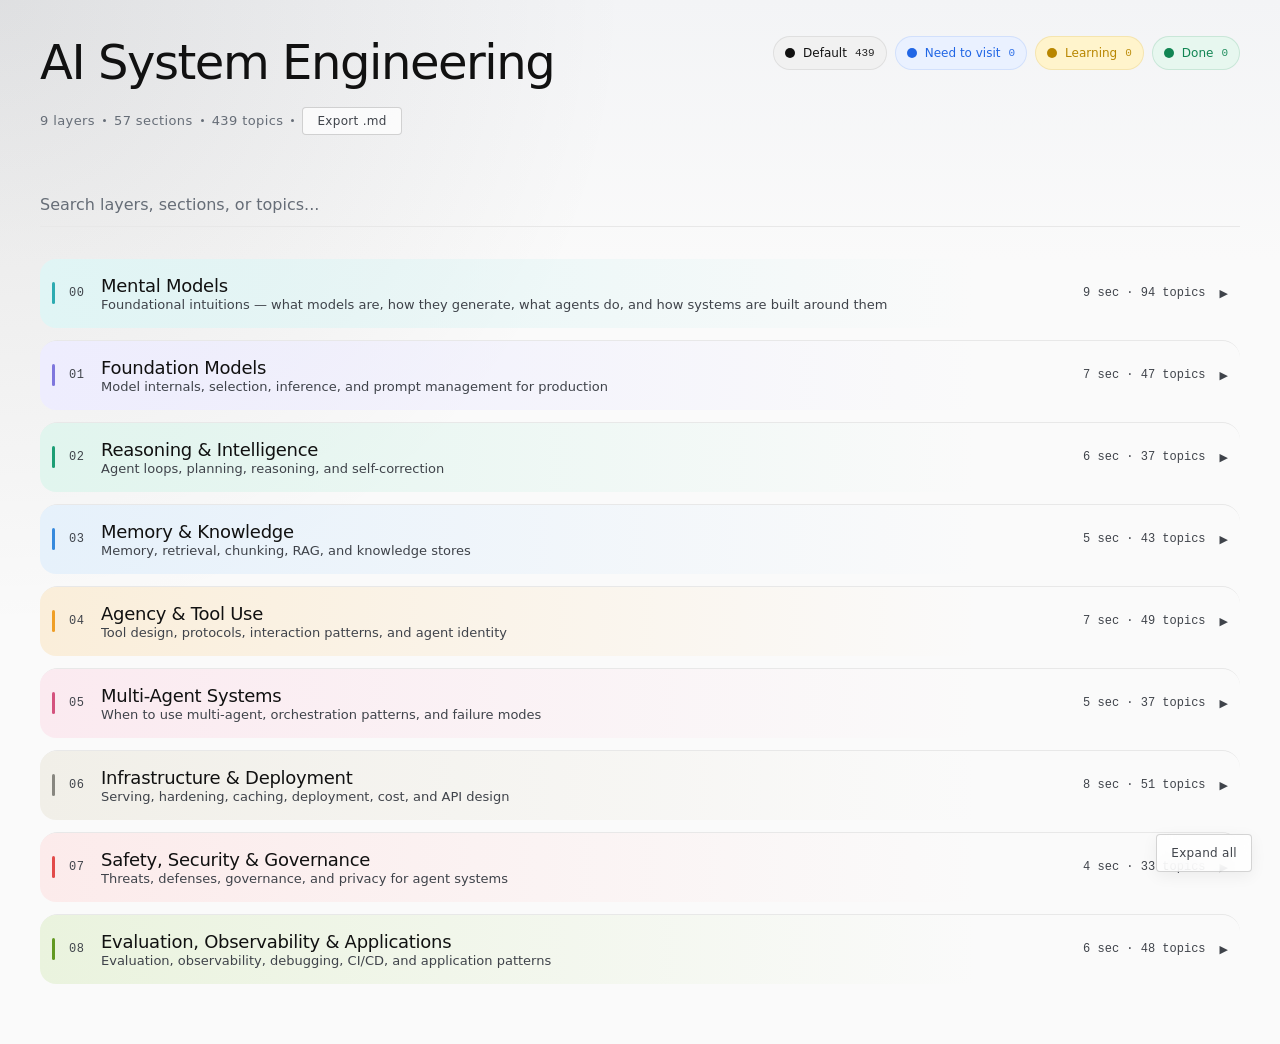
<file: index.html>
<!DOCTYPE html>
<html lang="en">
<head>
<meta charset="UTF-8">
<meta name="viewport" content="width=device-width, initial-scale=1.0">
<title>AI Agent Systems — Syllabus</title>
<link rel="icon" href="favicon.svg" type="image/svg+xml">
<link rel="stylesheet" href="styles.css">
</head>
<body>

<div class="s">
  <div class="header-row">
    <div>
      <h1 class="page-title">AI System Engineering</h1>
      <div class="s-meta">
        <span id="meta-layers"></span><span class="dot"></span>
        <span id="meta-sections"></span><span class="dot"></span>
        <span id="meta-topics"></span><span class="dot"></span>
        <button class="s-export" id="export-button" type="button">Export .md</button>
      </div>
    </div>
    <div class="status-legend" id="status-legend"></div>
  </div>
  <input class="s-search" id="search" type="search" aria-label="Search layers, sections, topics, and prerequisites" placeholder="Search layers, sections, or topics...">
  <div id="root"></div>
</div>

<button class="scroll-top" id="scroll-top" type="button" aria-label="Scroll to top">↑</button>
<button class="s-collapse" id="collapse-button" type="button" aria-label="Collapse all layers">Collapse all</button>

<script src="js/data/syllabus-dataset.js"></script>
<script src="js/data/syllabus-helpers.js"></script>
<script src="js/data/syllabus-layout.js"></script>
<script src="js/core/syllabus-core.js"></script>
<script src="js/core/syllabus-startup.js"></script>
<script src="js/core/syllabus-validation.js"></script>
<script src="syllabus.js"></script>
<script src="js/pages/index-page.js"></script>
</body>
</html>
</file>
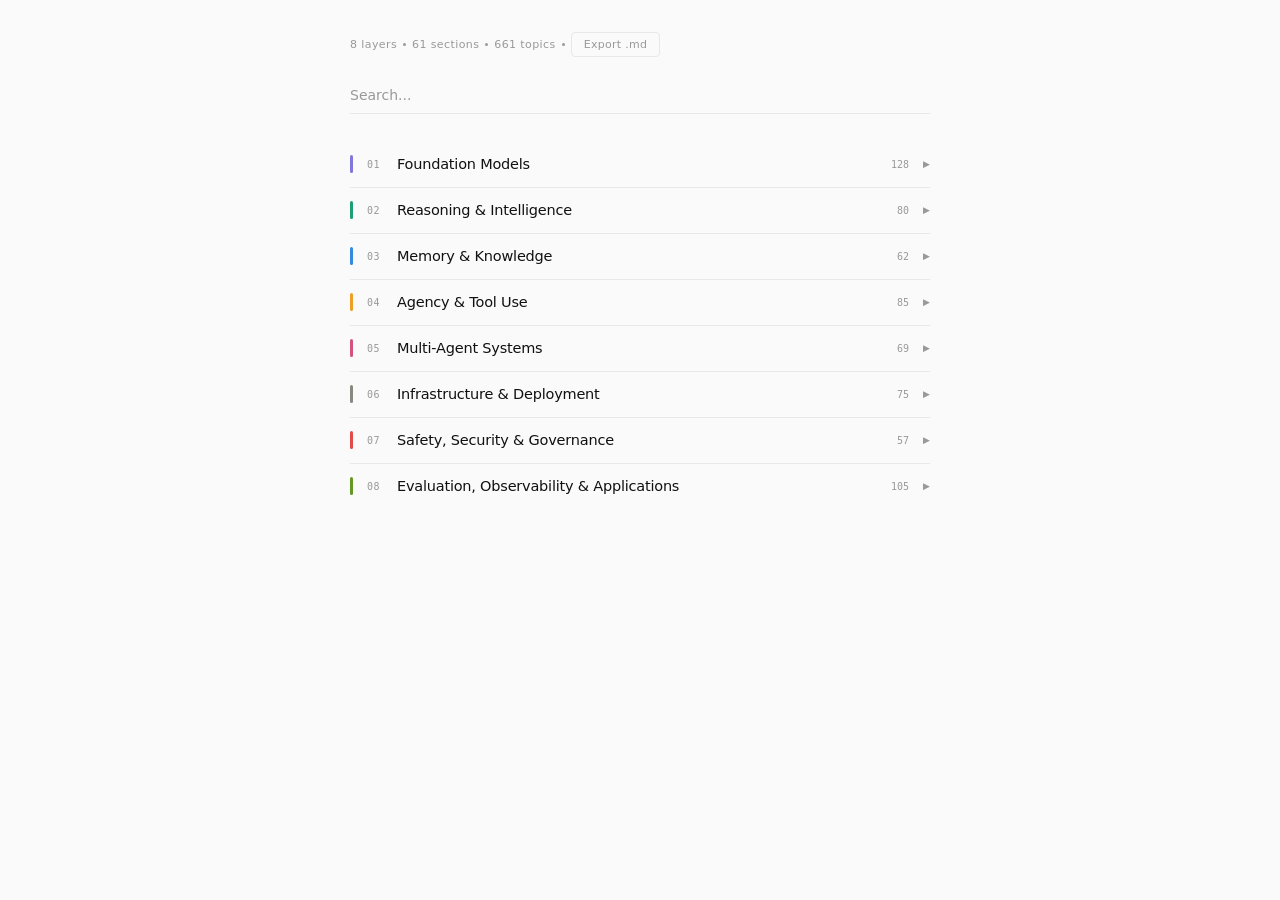
<file: ai_agent_systems_complete_syllabus.html>
<!DOCTYPE html>
<html lang="en">
<head>
<meta charset="UTF-8">
<meta name="viewport" content="width=device-width, initial-scale=1.0">
<title>AI Agent Systems — Syllabus</title>
<style>
*{box-sizing:border-box;margin:0;padding:0}
:root{
  --bg:#FAFAFA;
  --fg:#111;
  --fg2:#555;
  --fg3:#999;
  --bd:#E8E8E8;
  --font:-apple-system,BlinkMacSystemFont,"Segoe UI",system-ui,sans-serif;
  --mono:"SF Mono","Cascadia Code","Fira Code","Consolas",monospace;
}
body{font-family:var(--font);background:var(--bg);color:var(--fg);-webkit-font-smoothing:antialiased}

.s{max-width:620px;margin:0 auto;padding:32px 20px}

/* header */
.s-meta{font-size:11px;color:var(--fg3);letter-spacing:0.4px;margin-bottom:20px;display:flex;gap:6px;align-items:center}
.s-meta .dot{width:3px;height:3px;border-radius:50%;background:var(--fg3);display:inline-block}
.s-search{
  width:100%;background:none;border:none;
  border-bottom:1.5px solid var(--bd);
  padding:10px 0;font-size:14px;color:var(--fg);
  font-family:var(--font);outline:none;
  transition:border-color 0.2s;
  margin-bottom:28px;
}
.s-search:focus{border-bottom-color:var(--fg)}
.s-search::placeholder{color:var(--fg3);font-weight:300}

/* layer */
.l{position:relative;margin-bottom:1px}
.l+.l{border-top:1px solid var(--bd)}
.l-h{
  display:flex;align-items:center;gap:14px;
  padding:13px 0;cursor:pointer;user-select:none;
  transition:opacity 0.15s;
}
.l-h:hover{opacity:0.6}
.l-accent{width:3px;height:18px;border-radius:1.5px;flex-shrink:0;transition:height 0.2s}
.l.open .l-accent{height:24px}
.l-n{font-family:var(--mono);font-size:10px;color:var(--fg3);min-width:16px;letter-spacing:0.5px}
.l-t{font-size:14.5px;font-weight:500;flex:1;letter-spacing:-0.015em}
.l-meta{font-size:10px;color:var(--fg3);font-family:var(--mono)}
.l-arrow{font-size:9px;color:var(--fg3);transition:transform 0.25s ease;display:inline-block}
.l.open .l-arrow{transform:rotate(90deg)}

/* layer body */
.l-b{display:grid;grid-template-rows:0fr;transition:grid-template-rows 0.3s ease}
.l.open .l-b{grid-template-rows:1fr}
.l-inner{overflow:hidden}

/* section */
.sec{padding-left:33px}
.sec-h{
  display:flex;align-items:center;gap:8px;
  padding:7px 0;cursor:pointer;user-select:none;
  transition:opacity 0.15s;
}
.sec-h:hover{opacity:0.6}
.sec-arrow{font-size:8px;color:var(--fg3);transition:transform 0.2s ease;display:inline-block;width:10px}
.sec.open .sec-arrow{transform:rotate(90deg)}
.sec-t{font-size:12.5px;color:var(--fg2);flex:1;font-weight:400}
.sec-c{font-family:var(--mono);font-size:9px;color:var(--fg3)}

/* section body */
.sec-b{display:grid;grid-template-rows:0fr;transition:grid-template-rows 0.25s ease}
.sec.open .sec-b{grid-template-rows:1fr}
.sec-inner{overflow:hidden}

/* topics */
.topics{padding:4px 0 12px 18px;line-height:1.9}
.t{font-size:12px;color:var(--fg2)}
.t-new{font-size:12px;color:var(--fg);border-bottom:1px dotted var(--fg3)}
.t-sep{color:var(--bd);margin:0 5px;font-size:10px;user-select:none}
.t-new-dot{display:inline-block;width:4px;height:4px;border-radius:50%;background:#1D9E75;margin-right:3px;vertical-align:middle;position:relative;top:-1px}

/* search */
.faded{opacity:0.08!important;pointer-events:none;transition:opacity 0.2s}

.s-export{background:none;border:1px solid var(--bd);color:var(--fg3);font-size:11px;font-family:var(--font);padding:5px 12px;border-radius:4px;cursor:pointer;transition:all 0.15s;letter-spacing:0.3px}
.s-export:hover{color:var(--fg);border-color:var(--fg)}

@media(max-width:480px){
  .s{padding:16px 12px}
  .sec{padding-left:24px}
  .topics{padding-left:10px}
}
</style>
</head>
<body>

<div class="s">
  <div class="s-meta">
    <span>8 layers</span><span class="dot"></span>
    <span>61 sections</span><span class="dot"></span>
    <span>661 topics</span><span class="dot"></span>
    <button class="s-export" onclick="exportMD()">Export .md</button>
  </div>
  <input class="s-search" placeholder="Search..." oninput="search(this.value)" />
  <div id="root"></div>
</div>

<script>
const data = [
  {
    id:1, title:"Foundation Models", color:"#7F77DD", bg:"#EEEDFE",
    sections:[
      {title:"Core transformer architecture", topics:[
        "Attention mechanisms","Multi-head attention","Positional encoding","Feed-forward layers","Layer normalization","Residual connections","Tokenization","Byte-pair encoding (BPE)","Context windows","KV cache"
      ]},
      {title:"Architecture extensions", topics:[
        "Mixture of Experts (MoE)","Speculative decoding",{text:"Structured output / JSON mode",isNew:true},{text:"Prompt caching",isNew:true},{text:"Quantization (GPTQ, AWQ, GGUF)",isNew:true},{text:"State-space models (Mamba, RWKV)",isNew:true},{text:"Grouped Query Attention (GQA)",isNew:true},{text:"Multi-Head Latent Attention (MLA)",isNew:true},{text:"Sliding window attention",isNew:true},{text:"Rotary Position Embedding (RoPE)",isNew:true},{text:"Ring attention / infinite context",isNew:true},{text:"Retrieval-augmented generation at architecture level",isNew:true}
      ]},
      {title:"Model families", topics:[
        "GPT-style (decoder-only)","BERT-style (encoder-only)","T5-style (encoder-decoder)","Multimodal models (LMM/VLM)","Small language models (SLM)","Open-source vs proprietary","Model cards & documentation"
      ]},
      {title:"Embedding & retrieval models", topics:[
        {text:"Text embedding models (OpenAI, Cohere, Voyage)",isNew:true},{text:"Open embedding models (BGE, E5, GTE, Nomic)",isNew:true},{text:"Multimodal embeddings (CLIP, SigLIP)",isNew:true},{text:"Reranker models (cross-encoders)",isNew:true},{text:"ColBERT / late interaction models",isNew:true},{text:"Matryoshka embeddings (variable dimension)",isNew:true},{text:"Embedding fine-tuning & domain adaptation",isNew:true},{text:"MTEB benchmark & embedding leaderboards",isNew:true}
      ]},
      {title:"Voice & audio models", topics:[
        {text:"Text-to-speech (ElevenLabs, OpenAI TTS)",isNew:true},{text:"Speech-to-text (Whisper, Deepgram, AssemblyAI)",isNew:true},{text:"Voice cloning & synthesis",isNew:true},{text:"Real-time voice agents (OpenAI Realtime API)",isNew:true},{text:"Audio understanding models",isNew:true},{text:"Voice-first agent architectures",isNew:true}
      ]},
      {title:"Reasoning & thinking models", topics:[
        {text:"OpenAI o1 / o1-pro / o3 / o4-mini",isNew:true},{text:"DeepSeek-R1 / R1-Zero / R1-0528",isNew:true},{text:"Claude with extended thinking (Anthropic)",isNew:true},{text:"Gemini 2.0 Flash Thinking / Gemini 2.5 Pro",isNew:true},{text:"Qwen QwQ / Qwen3 thinking mode",isNew:true},{text:"Grok 3 (xAI) with reasoning",isNew:true},{text:"Phi-4-reasoning (Microsoft)",isNew:true},{text:"Llama 4 Maverick / Scout reasoning",isNew:true},{text:"Mistral Large with reasoning",isNew:true},{text:"Command R7B with reasoning (Cohere)",isNew:true},{text:"Kimi k1.5 (Moonshot AI)",isNew:true},{text:"Marco-o1 (Alibaba DAMO)",isNew:true},{text:"Skywork-o1 (Kunlun Tech)",isNew:true},{text:"Open-source reasoning distillation (R1→smaller models)",isNew:true},{text:"Chain-of-thought tokens / thinking tokens",isNew:true},{text:"Thinking budget / max_thinking_tokens",isNew:true},{text:"Test-time compute scaling laws",isNew:true},{text:"Adaptive compute allocation per query",isNew:true},{text:"Best-of-N sampling / rejection sampling",isNew:true},{text:"GRPO (Group Relative Policy Optimization)",isNew:true},{text:"Hybrid thinking / non-thinking modes",isNew:true},{text:"Reasoning traces as training signal",isNew:true},{text:"Supervised fine-tuning on reasoning traces (SFT-on-CoT)",isNew:true},{text:"RL from verifiable rewards for reasoning",isNew:true}
      ]},
      {title:"Multimodal & vision models", topics:[
        {text:"GPT-4o / GPT-4V (OpenAI)",isNew:true},{text:"Claude 3.5 / Claude 4 with vision (Anthropic)",isNew:true},{text:"Gemini 2.0 / 2.5 multimodal (Google)",isNew:true},{text:"Llama 4 multimodal (Meta)",isNew:true},{text:"Qwen-VL / Qwen2.5-VL (Alibaba)",isNew:true},{text:"Pixtral (Mistral)",isNew:true},{text:"InternVL / InternVL2 (Shanghai AI Lab)",isNew:true},{text:"LLaVA / LLaVA-NeXT",isNew:true},{text:"Idefics 2/3 (HuggingFace)",isNew:true},{text:"CogVLM / CogAgent",isNew:true},{text:"Florence-2 (Microsoft)",isNew:true},{text:"Image understanding vs generation models",isNew:true},{text:"Video understanding models",isNew:true},{text:"Vision-language grounding",isNew:true}
      ]},
      {title:"Tool-calling & code models", topics:[
        {text:"Function-calling fine-tuned models",isNew:true},{text:"DeepSeek-Coder / DeepSeek-Coder-V2",isNew:true},{text:"OpenAI Codex (CLI agent)",isNew:true},{text:"StarCoder / StarCoder2 (BigCode)",isNew:true},{text:"Qwen-Coder (Qwen2.5-Coder)",isNew:true},{text:"Claude with tool use",isNew:true},{text:"Llama Code variants",isNew:true},{text:"CodeGemma (Google)",isNew:true},{text:"WizardCoder",isNew:true},{text:"Codestral (Mistral)",isNew:true},{text:"Granite Code (IBM)",isNew:true},{text:"Arctic (Snowflake)",isNew:true},{text:"Nemotron (NVIDIA)",isNew:true},{text:"Tool-use fine-tuning datasets (ToolBench, API-Bank)",isNew:true}
      ]},
      {title:"Open-weight model ecosystem", topics:[
        {text:"Llama 3 / 3.1 / Llama 4 (Meta)",isNew:true},{text:"DeepSeek V3 / V3.1 / R1 (MIT license)",isNew:true},{text:"Mistral / Mixtral / Mistral Large",isNew:true},{text:"Qwen 2.5 / Qwen3 (Alibaba)",isNew:true},{text:"Gemma / Gemma 2 (Google)",isNew:true},{text:"Phi-3 / Phi-4 (Microsoft)",isNew:true},{text:"Command R / Command R+ (Cohere)",isNew:true},{text:"Yi series (01.AI)",isNew:true},{text:"Open-weight vs open-source licensing distinctions",isNew:true},{text:"Model distillation from closed models (controversy)",isNew:true},{text:"Hugging Face Hub as distribution ecosystem",isNew:true},{text:"Benchmark gaming & evaluation integrity",isNew:true}
      ]},
      {title:"Inference optimization", topics:[
        {text:"Speculative decoding (draft + verifier)",isNew:true},{text:"KV cache compression (MLA)",isNew:true},{text:"Continuous batching",isNew:true},{text:"PagedAttention (vLLM)",isNew:true},{text:"Multi-token prediction",isNew:true},{text:"Mixed-precision inference (FP8, BF16)",isNew:true},{text:"Native Sparse Attention",isNew:true},{text:"MoE inference routing",isNew:true},{text:"Tensor / pipeline parallelism for serving",isNew:true},{text:"Prefix caching / prompt caching",isNew:true}
      ]},
      {title:"Prompt engineering", topics:[
        "Zero-shot prompting","Few-shot prompting","Instruction tuning","System vs user prompts","Prompt templates","Meta-prompting","Prompt chaining","Automatic prompt optimization","Prompt compression",{text:"Role prompting",isNew:true},{text:"Structured output prompting",isNew:true}
      ]}
    ]
  },
  {
    id:2, title:"Reasoning & Intelligence", color:"#1D9E75", bg:"#E1F5EE",
    sections:[
      {title:"Reasoning paradigms", topics:[
        "Chain-of-Thought (CoT)","ReAct (Reason+Act)","Tree-of-Thought (ToT)","Graph-of-Thought (GoT)","Program-of-Thought (PoT)","Self-consistency","Debate reasoning","Skeleton-of-Thought","Chain-of-Emotion",{text:"Test-time compute scaling",isNew:true},{text:"Process reward models (PRM)",isNew:true},{text:"Outcome reward models (ORM)",isNew:true},{text:"Verification & self-verification",isNew:true}
      ]},
      {title:"Reflection & self-improvement", topics:[
        "Reflection loops","Self-critique","Self-evaluation","Iterative refinement","Constitutional AI","Self-play","Online learning from feedback",{text:"Reward modeling",isNew:true},{text:"Critique agents",isNew:true}
      ]},
      {title:"Training paradigms for agents", topics:[
        {text:"Reinforcement Learning from Human Feedback (RLHF)",isNew:true},{text:"Reinforcement Learning from AI Feedback (RLAIF)",isNew:true},{text:"Direct Preference Optimization (DPO)",isNew:true},{text:"Proximal Policy Optimization (PPO)",isNew:true},{text:"Group Relative Policy Optimization (GRPO)",isNew:true},{text:"Tool-use fine-tuning",isNew:true},{text:"Agent trajectory fine-tuning",isNew:true},{text:"Curriculum learning for agents",isNew:true},{text:"Bootstrapped self-improvement",isNew:true},{text:"Multi-task agent training",isNew:true}
      ]},
      {title:"Agent architectures", topics:[
        "ReAct agents","Plan-and-Execute agents","Reflection agents","Autonomous agents (AutoGPT-style)","Tool-using agents","Generalist agents","Subagent patterns","Mixture-of-Agents (MoA)","World models",{text:"Skeleton planner",isNew:true},{text:"Compound AI systems",isNew:true},{text:"Cognitive architectures (ACT-R, SOAR)",isNew:true}
      ]},
      {title:"Planning & control", topics:[
        "Task decomposition","Hierarchical planning","Agent loop design","Rule-based controllers","LLM-based controllers","Execution engines","Retry & backoff strategies","Failure handling","Goal prioritization","Constraint satisfaction",{text:"Monte Carlo Tree Search planning",isNew:true},{text:"Budget-aware planning",isNew:true}
      ]},
      {title:"Neuro-symbolic AI", topics:[
        {text:"Logic-neural hybrid architectures",isNew:true},{text:"Kautz taxonomy of neurosymbolic architectures",isNew:true},{text:"Differentiable logic programming (Scallop, DeepProbLog)",isNew:true},{text:"Logic Tensor Networks (LTNs)",isNew:true},{text:"Neural Theorem Provers",isNew:true},{text:"Knowledge graph-grounded reasoning",isNew:true},{text:"System 1 / System 2 dual-process models",isNew:true},{text:"Symbolic grounding for LLM reasoning",isNew:true},{text:"Neurosymbolic approaches to hallucination reduction",isNew:true},{text:"Constraint-guided neural generation",isNew:true},{text:"Abductive learning",isNew:true},{text:"Probabilistic neurosymbolic integration (ProbLog)",isNew:true}
      ]},
      {title:"Meta-cognition", topics:[
        {text:"Confidence monitoring & calibration",isNew:true},{text:"Out-of-distribution (OOD) detection",isNew:true},{text:"Epistemic vs aleatoric uncertainty",isNew:true},{text:"Knowing-when-to-stop (task completion detection)",isNew:true},{text:"Selective prediction / abstention when unsure",isNew:true},{text:"Hallucination self-detection",isNew:true},{text:"Confidence-gated action execution",isNew:true},{text:"Resource-bounded reasoning",isNew:true},{text:"Planning horizon awareness",isNew:true},{text:"Model-internal uncertainty signals (logprob analysis)",isNew:true},{text:"Metacognitive prompting strategies",isNew:true},{text:"Introspective tool-use decisions",isNew:true}
      ]}
    ]
  },
  {
    id:3, title:"Memory & Knowledge", color:"#378ADD", bg:"#E6F1FB",
    sections:[
      {title:"Memory taxonomy", topics:[
        "In-context (working) memory","External / long-term memory","Episodic memory","Semantic memory","Procedural memory","Memory compression","Memory versioning","Memory pruning",{text:"MemGPT / Letta patterns",isNew:true},{text:"Context window management",isNew:true}
      ]},
      {title:"Retrieval techniques", topics:[
        "Vector search (ANN / HNSW)","Hybrid search","Keyword search (BM25)","Embeddings","Reranking","Cohere Rerank / cross-encoders","Query rewriting","Query expansion",{text:"ColBERT / late interaction retrieval",isNew:true},{text:"HyDE (Hypothetical Document Embeddings)",isNew:true},{text:"Contextual retrieval",isNew:true},{text:"Reciprocal Rank Fusion (RRF)",isNew:true},{text:"Learned sparse retrieval (SPLADE)",isNew:true}
      ]},
      {title:"Chunking & indexing", topics:[
        "Chunking strategies","Sliding window chunking","Document hierarchies",{text:"Late chunking",isNew:true},{text:"Parent-child retrieval",isNew:true},{text:"Recursive / semantic chunking",isNew:true},{text:"Agentic chunking",isNew:true},{text:"Metadata enrichment & filtering",isNew:true},{text:"Multi-index strategies",isNew:true},{text:"Indexing pipelines & automation",isNew:true}
      ]},
      {title:"RAG architectures", topics:[
        "Multi-hop RAG","Agentic RAG","Corrective RAG (CRAG)","Self-RAG",{text:"GraphRAG",isNew:true},{text:"Multimodal RAG",isNew:true},{text:"RAPTOR (tree-structured RAG)",isNew:true},{text:"Modular RAG pipelines",isNew:true},{text:"Adaptive RAG (route by query complexity)",isNew:true},{text:"RAG vs fine-tuning vs long context (trade-offs)",isNew:true},{text:"RAG evaluation (context relevance, faithfulness)",isNew:true},{text:"Cache-augmented generation",isNew:true}
      ]},
      {title:"Knowledge stores", topics:[
        "Vector databases (Pinecone, Weaviate, Qdrant)","Knowledge graphs","Relational DBs","Document stores","Conversation history","Episodic logs",{text:"Graph databases (Neo4j, Neptune)",isNew:true},{text:"Chroma / LanceDB (embedded vector DBs)",isNew:true},{text:"Hybrid stores (Milvus, pgvector)",isNew:true},{text:"Multi-tenant knowledge isolation",isNew:true}
      ]},
      {title:"Knowledge quality", topics:[
        "Hallucination detection","Grounding techniques","Freshness & staleness","Data pipelines & ingestion","Source attribution","Confidence scoring",{text:"Fact-checking agents",isNew:true}
      ]}
    ]
  },
  {
    id:4, title:"Agency & Tool Use", color:"#EF9F27", bg:"#FAEEDA",
    sections:[
      {title:"Tool interfaces", topics:[
        "Function calling","Tool schema design (OpenAI / Anthropic style)","Tool selection logic","Tool chaining","Tool error handling","Parallel tool calls","Tool result handling",{text:"Structured output for tool calls",isNew:true},{text:"Tool-use benchmarks (BFCL)",isNew:true}
      ]},
      {title:"Information tools", topics:[
        "Web search","Web scraping","APIs & REST","File ingestion (PDF, CSV, DOCX)","Code interpreters","Database queries",{text:"Knowledge base Q&A",isNew:true},{text:"Screenshot / screen capture tools",isNew:true},{text:"OCR & document AI",isNew:true}
      ]},
      {title:"Action tools", topics:[
        "Code execution (sandboxed)","File system operations","Shell / CLI automation","Browser automation",{text:"Computer use / GUI agents",isNew:true},"Email & calendar APIs","Form filling",{text:"Voice & telephony agents",isNew:true},{text:"Image / video generation tools",isNew:true}
      ]},
      {title:"Meta tooling", topics:[
        "Tool discovery","Dynamic tool registration","Tool ranking & selection","Tool learning from feedback","OpenAI tool schema",{text:"Cost-aware tool selection policies",isNew:true}
      ]},
      {title:"Protocol convergence & standards", topics:[
        "MCP (Model Context Protocol)","A2A protocol",{text:"ACP (Agent Communication Protocol)",isNew:true},"Interoperability standards",{text:"MCP server ecosystem",isNew:true},{text:"Agent Network Protocol (ANP)",isNew:true},{text:"Agentic AI Foundation (Linux Foundation)",isNew:true},{text:"IEEE P3394 — Agent Interoperability Standard",isNew:true},{text:"Protocol bridging / interop layers (MCP↔A2A)",isNew:true},{text:"Agent capability discovery & registry standards",isNew:true},{text:"Standardized agent card / manifest formats",isNew:true},{text:"OpenAPI / AsyncAPI for agent tool interfaces",isNew:true},{text:"Cross-vendor agent orchestration standards",isNew:true},{text:"FIPA-legacy concepts in modern protocols",isNew:true}
      ]},
      {title:"Agentic browsers", topics:[
        {text:"Browser-as-runtime for AI agents",isNew:true},{text:"Browser Company Dia",isNew:true},{text:"Perplexity Comet",isNew:true},{text:"Google Project Mariner",isNew:true},{text:"Operator / Computer Use paradigms (Anthropic, OpenAI)",isNew:true},{text:"DOM interaction models for agent navigation",isNew:true},{text:"Browser sandboxing for agent safety",isNew:true},{text:"Vision-based web agents (screenshot understanding)",isNew:true},{text:"Headless vs visual browser agents",isNew:true},{text:"Credential & session isolation for browser agents",isNew:true},{text:"Browser Skills (user-defined agentic shortcuts)",isNew:true},{text:"Web agent benchmarks (WebArena, Mind2Web)",isNew:true}
      ]},
      {title:"Interaction patterns", topics:[
        "Tool-calling loops","Human-in-the-loop (HITL)","Conversational agents","Task-oriented agents","Event-driven agents","Streaming agents","Sync vs async","Voice / multimodal I/O",{text:"Webhooks & event triggers",isNew:true},{text:"Approval workflows",isNew:true},{text:"Objective-Validation Protocol (OVP) paradigm",isNew:true},{text:"Validation checkpoint architecture",isNew:true},{text:"Goal decomposition with validation gates",isNew:true},{text:"Rollback-on-failure / compensating actions",isNew:true},{text:"Human-in-the-loop vs human-on-the-loop vs full autonomy",isNew:true},{text:"Adaptive autonomy levels (dynamic delegation)",isNew:true}
      ]},
      {title:"Agent identity & authentication", topics:[
        {text:"OAuth & authentication for agents",isNew:true},{text:"Agent credential management",isNew:true},{text:"Machine identity certificates (mTLS)",isNew:true},{text:"Delegated authorization (agent acts on behalf of user)",isNew:true},{text:"Scoped permission tokens per task",isNew:true},{text:"Agent identity cards / manifests",isNew:true},{text:"Multi-agent trust chains",isNew:true},{text:"Agent signing & provenance verification",isNew:true},{text:"Credential rotation for long-running agents",isNew:true},{text:"Cross-organizational agent federation",isNew:true}
      ]}
    ]
  },
  {
    id:5, title:"Multi-Agent Systems", color:"#D4537E", bg:"#FBEAF0",
    sections:[
      {title:"Multi-agent architectures", topics:[
        "Orchestrator-subagent pattern","Role-based agent teams","Peer-to-peer agents","Hierarchical agent networks","Debate agents","Mixture-of-Agents (MoA)","Puppeteer + specialist pattern",{text:"Governance agents",isNew:true},{text:"Agent marketplaces",isNew:true},{text:"Competitive agent systems",isNew:true}
      ]},
      {title:"Agent design patterns", topics:[
        {text:"Router pattern (classify & dispatch)",isNew:true},{text:"Map-reduce pattern (parallel fan-out)",isNew:true},{text:"Supervisor pattern (manage + route)",isNew:true},{text:"Critic / verifier pattern",isNew:true},{text:"Planner-executor pattern",isNew:true},{text:"Retriever-reader pattern",isNew:true},{text:"Generator-evaluator loop",isNew:true},{text:"Escalation pattern (agent → human)",isNew:true},{text:"Watchdog pattern (monitoring agent)",isNew:true},{text:"Assembly line pattern (sequential specialization)",isNew:true},{text:"Blackboard pattern (shared workspace)",isNew:true},{text:"Inner monologue pattern",isNew:true}
      ]},
      {title:"Coordination & communication", topics:[
        "Message passing","Shared state management","Context handoff","Conflict resolution","Task delegation","Emergent behavior","Swarm intelligence","Agent discovery",{text:"Agent protocol standardization",isNew:true},{text:"Trust & reputation systems",isNew:true}
      ]},
      {title:"Frameworks", topics:[
        "LangChain / LangGraph","LlamaIndex","AutoGen","CrewAI","OpenAI Agents SDK","Google ADK","PydanticAI","Haystack","Microsoft AutoGen","Dify",{text:"Smolagents (HuggingFace)",isNew:true},{text:"Mastra",isNew:true},{text:"Vercel AI SDK",isNew:true},{text:"Agno (formerly Phidata)",isNew:true},{text:"Agency Swarm",isNew:true}
      ]},
      {title:"Workflow systems", topics:[
        "DAG pipelines","State machines","Event-driven orchestration","Async orchestration","Parallel execution","Fan-out / fan-in","Workflow recovery & checkpointing",{text:"Long-running agent processes",isNew:true},{text:"Durable execution (Temporal, Inngest)",isNew:true}
      ]},
      {title:"Failure modes at scale", topics:[
        {text:"Coordination collapse (deadlock / live-lock)",isNew:true},{text:"Authority ambiguity (unclear decision ownership)",isNew:true},{text:"Cascade failures across agent hops",isNew:true},{text:"Deference loops (agents deferring indefinitely)",isNew:true},{text:"Goal drift in long-running workflows",isNew:true},{text:"Herding behavior (convergence on suboptimal solution)",isNew:true},{text:"Communication overhead explosion (O(n²) messaging)",isNew:true},{text:"Context window exhaustion in multi-turn chains",isNew:true},{text:"Hallucination amplification across hops",isNew:true},{text:"Silent failure (false success reporting)",isNew:true},{text:"Conflicting sub-goal resolution failures",isNew:true},{text:"Trust chain breakdown (compromised agent in pipeline)",isNew:true},{text:"Emergent adversarial dynamics between cooperative agents",isNew:true}
      ]}
    ]
  },
  {
    id:6, title:"Infrastructure & Deployment", color:"#888780", bg:"#F1EFE8",
    sections:[
      {title:"Model infrastructure", topics:[
        "API providers (OpenAI, Anthropic, Google)","Local inference (Ollama, vLLM, llama.cpp)","Model routing","Model switching","Multi-model ensembles","Token streaming",{text:"Inference providers (Groq, Together, Fireworks)",isNew:true},{text:"GPU orchestration",isNew:true},{text:"Model distillation",isNew:true}
      ]},
      {title:"Data infrastructure", topics:[
        "Vector databases","SQL / NoSQL systems","Object storage","Data lakes","Stream processing (Kafka)","Data versioning",{text:"Feature stores for agents",isNew:true},{text:"Time-series databases for agent metrics",isNew:true}
      ]},
      {title:"Scaling & operations", topics:[
        {text:"Horizontal scaling of agent fleets",isNew:true},{text:"Agent lifecycle management",isNew:true},{text:"Auto-scaling based on queue depth",isNew:true},{text:"Multi-region agent deployment",isNew:true},{text:"Agent health checks & heartbeats",isNew:true},{text:"Graceful degradation strategies",isNew:true},{text:"Version management for agent configs",isNew:true},{text:"Canary deployments for agents",isNew:true},{text:"Configuration management (prompts, tools, models)",isNew:true},{text:"Agent dependency management",isNew:true}
      ]},
      {title:"System infrastructure", topics:[
        "Caching (Redis, semantic cache)","Message queues","Background workers","Rate limiting","Load balancing","API gateways",{text:"Agent sandboxing (E2B, Modal, Daytona)",isNew:true},{text:"MCP server hosting",isNew:true}
      ]},
      {title:"Deployment patterns", topics:[
        "Docker containers","Kubernetes","Serverless agents","Persistent agent processes","Edge vs cloud","Blue-green deployments","Agent registries",{text:"Shadow AI discovery",isNew:true},{text:"Agent-as-a-service",isNew:true},{text:"Hybrid local / cloud agents",isNew:true}
      ]},
      {title:"Learning & adaptation", topics:[
        "Fine-tuning (full, PEFT, LoRA, QLoRA)","RLHF","Direct Preference Optimization (DPO)","Continual learning","Online learning","Personalization systems","Feedback loops","Synthetic data generation",{text:"Model merging (TIES, DARE, SLERP)",isNew:true},{text:"Preference tuning (KTO, IPO)",isNew:true}
      ]},
      {title:"Synthetic data for agents", topics:[
        {text:"LLM-generated instruction-following data",isNew:true},{text:"Rejection sampling for quality filtering",isNew:true},{text:"Self-play / self-instruct data generation",isNew:true},{text:"Distillation from frontier models",isNew:true},{text:"Simulated environment trajectories for tool-use",isNew:true},{text:"Multi-turn agentic trajectory synthesis",isNew:true},{text:"Verification-based data quality filtering",isNew:true},{text:"Contamination & benchmark leakage risks",isNew:true}
      ]},
      {title:"Agent FinOps & cost economics", topics:[
        {text:"Token budgeting per task",isNew:true},{text:"Cost-per-task modeling & metering",isNew:true},{text:"Model routing for cost (cheap-model-first cascades)",isNew:true},{text:"Multi-step pipeline budget allocation",isNew:true},{text:"Inference cost vs accuracy trade-off curves",isNew:true},{text:"Agent ROI frameworks",isNew:true},{text:"Token-level cost attribution & chargebacks",isNew:true},{text:"Prompt caching economics (KV reuse savings)",isNew:true},{text:"Reasoning-token cost accounting",isNew:true},{text:"Cost-aware tool selection policies",isNew:true},{text:"Agent spend observability dashboards",isNew:true},{text:"FinOps governance for autonomous agent pipelines",isNew:true}
      ]}
    ]
  },
  {
    id:7, title:"Safety, Security & Governance", color:"#E24B4A", bg:"#FCEBEB",
    sections:[
      {title:"Agent-specific threats", topics:[
        "Prompt injection","Indirect prompt injection","Goal hijacking","Tool misuse","Identity abuse",{text:"Memory poisoning",isNew:true},{text:"Cascading hallucinations",isNew:true},{text:"Rogue agents",isNew:true},"Supply chain attacks on tools","Data exfiltration via agents",{text:"Multi-hop prompt injection",isNew:true},{text:"Agent credential theft",isNew:true},{text:"Excessive agency",isNew:true}
      ]},
      {title:"Safety mechanisms", topics:[
        "Guardrails","Output validation","Sandboxing","Permission systems (least privilege)","Capability gating","Red teaming","Constitutional AI","Kill switches","Human oversight checkpoints",{text:"Input / output filtering",isNew:true},{text:"Agent boundary testing",isNew:true},{text:"Canary tokens",isNew:true}
      ]},
      {title:"Governance & compliance", topics:[
        {text:"OWASP Agentic AI Top 10",isNew:true},{text:"EU AI Act",isNew:true},{text:"NIST AI RMF",isNew:true},{text:"ISO/IEC 42001",isNew:true},"Agent identity management","Agent registries & inventories","Audit trails","Policy enforcement","Zero-trust for agents","Regulatory mapping",{text:"Agent authorization frameworks",isNew:true},{text:"Responsible AI frameworks",isNew:true},{text:"Agent liability & accountability",isNew:true},{text:"Agentic AI Foundation (Linux Foundation governance)",isNew:true},{text:"Open governance for agent protocols",isNew:true},{text:"Agent impersonation prevention",isNew:true},{text:"Non-repudiation for agent actions",isNew:true}
      ]},
      {title:"Alignment", topics:[
        "Value alignment","Intent detection","Behavioral monitoring","Transparency & explainability","Bias detection","Fairness metrics","Controllability"
      ]},
      {title:"Privacy & data protection", topics:[
        {text:"PII detection & redaction in agent pipelines",isNew:true},{text:"Data minimization for agent context",isNew:true},{text:"Consent management for agent data use",isNew:true},{text:"Right-to-erasure in agent memory",isNew:true},{text:"Differential privacy for agent training",isNew:true},{text:"Data residency & sovereignty",isNew:true},{text:"Agent-to-agent data sharing policies",isNew:true},{text:"Confidential computing for agent inference",isNew:true}
      ]}
    ]
  },
  {
    id:8, title:"Evaluation, Observability & Applications", color:"#639922", bg:"#EAF3DE",
    sections:[
      {title:"Evaluation", topics:[
        "Automated benchmarks (MMLU, HumanEval, GAIA)","Human evaluation","Task success rate","Hallucination detection","Faithfulness scoring","Relevance scoring","End-to-end agent evals","Multi-turn evals","Adversarial testing","A/B testing agents",{text:"SWE-bench",isNew:true},{text:"WebArena",isNew:true},{text:"AgentBench",isNew:true},{text:"BFCL (Berkeley Function Calling Leaderboard)",isNew:true},{text:"ToolBench",isNew:true}
      ]},
      {title:"Observability", topics:[
        "Distributed tracing (LangSmith, Langfuse)","Step-level logging","Cost tracking","Latency monitoring","Token usage dashboards","Agent audit logs",{text:"OpenTelemetry for agents",isNew:true},{text:"Arize / Phoenix",isNew:true},{text:"Braintrust",isNew:true}
      ]},
      {title:"Debugging & testing", topics:[
        "Prompt debugging","Tool call debugging",{text:"Deterministic replay",isNew:true},"Failure analysis","Unit tests for agents","Integration tests","Regression testing","Chaos engineering for agents",{text:"Snapshot testing for prompts",isNew:true},{text:"Mock tool servers for testing",isNew:true},{text:"Agent simulation environments",isNew:true}
      ]},
      {title:"Performance engineering", topics:[
        "Latency optimization","Cost optimization","Semantic caching","Parallel execution","Batching","Model routing (small→large)","Prompt compression","Context pruning"
      ]},
      {title:"Developer & engineering agents", topics:[
        "Coding agents",{text:"Agentic coding (Cursor, Copilot, Devin)",isNew:true},{text:"Code review agents",isNew:true},{text:"DevOps / SRE agents",isNew:true},{text:"Testing & QA agents",isNew:true},{text:"Documentation generation agents",isNew:true},{text:"Database migration agents",isNew:true},{text:"Security scanning agents",isNew:true}
      ]},
      {title:"Enterprise & business agents", topics:[
        "Customer support agents","Data analysis agents","Automation / RPA agents","Financial agents","Legal agents",{text:"Sales & marketing agents",isNew:true},{text:"Supply chain agents",isNew:true},{text:"HR & recruiting agents",isNew:true},{text:"Compliance & audit agents",isNew:true},{text:"Meeting summarization agents",isNew:true},{text:"Procurement agents",isNew:true}
      ]},
      {title:"Research & domain agents", topics:[
        "Research agents","Scientific discovery agents","Healthcare agents","Education agents",{text:"Drug discovery agents",isNew:true},{text:"Materials science agents",isNew:true},{text:"Climate & environmental agents",isNew:true},{text:"Academic writing & literature review agents",isNew:true}
      ]},
      {title:"Consumer & personal agents", topics:[
        "Personal assistants","Multi-modal agents",{text:"Voice agents & assistants",isNew:true},{text:"Browser / computer-use agents",isNew:true},{text:"Shopping & comparison agents",isNew:true},{text:"Travel planning agents",isNew:true},{text:"Lifestyle & productivity agents",isNew:true},{text:"Creative / content generation agents",isNew:true},{text:"Gaming & NPC agents",isNew:true}
      ]},
      {title:"Physical AI & embodied agents", topics:[
        {text:"Vision-Language-Action models (VLAs)",isNew:true},{text:"RT-2 (Robotic Transformer 2)",isNew:true},{text:"π0 (pi-zero) — flow-matching action output",isNew:true},{text:"OpenVLA — open-source 7B VLA",isNew:true},{text:"GR00T N1 (NVIDIA) — humanoid VLA",isNew:true},{text:"Gemini Robotics / Robotics On-Device",isNew:true},{text:"JEPA (Joint Embedding Predictive Architecture)",isNew:true},{text:"Sim-to-real transfer & domain randomization",isNew:true},{text:"Open X-Embodiment dataset",isNew:true},{text:"Teleoperation data collection pipelines",isNew:true},{text:"Discrete token vs continuous action decoding",isNew:true},{text:"Single-model vs dual-system VLA design",isNew:true},{text:"Asynchronous inference for real-time robot control",isNew:true},{text:"PaLM-E / PaLI-X — embodied multimodal LMs",isNew:true}
      ]},
      {title:"Human-agent teaming", topics:[
        {text:"Trust calibration in human-AI teams",isNew:true},{text:"Oversight fatigue & automation complacency",isNew:true},{text:"Role complementarity (human + agent skill mapping)",isNew:true},{text:"Cognitive load management with AI assistants",isNew:true},{text:"Shared mental models between humans and agents",isNew:true},{text:"Adaptive autonomy levels",isNew:true},{text:"Explainability requirements for team trust",isNew:true},{text:"Handoff protocols (agent-to-human escalation)",isNew:true},{text:"Anti-patterns: over-reliance, learned helplessness, automation bias",isNew:true},{text:"Mixed-initiative interaction design",isNew:true},{text:"Team situational awareness with AI members",isNew:true},{text:"Workforce redesign for human-agent collaboration",isNew:true}
      ]}
    ]
  }
];

function getText(t) { return t && t.isNew ? t.text : t; }
function isNew(t) { return !!(t && t.isNew); }

function render() {
  const root = document.getElementById('root');
  root.innerHTML = '';
  data.forEach((layer, li) => {
    const totalTopics = layer.sections.reduce((a, s) => a + s.topics.length, 0);
    const lDiv = document.createElement('div');
    lDiv.className = 'l';
    lDiv.id = 'l-' + li;

    const lh = document.createElement('div');
    lh.className = 'l-h';
    lh.innerHTML = `<div class="l-accent" style="background:${layer.color}"></div>
      <span class="l-n">0${layer.id}</span>
      <span class="l-t">${layer.title}</span>
      <span class="l-meta">${totalTopics}</span>
      <span class="l-arrow">▶</span>`;
    lh.onclick = () => lDiv.classList.toggle('open');
    lDiv.appendChild(lh);

    const lb = document.createElement('div');
    lb.className = 'l-b';
    const lInner = document.createElement('div');
    lInner.className = 'l-inner';

    layer.sections.forEach((sec, si) => {
      const sDiv = document.createElement('div');
      sDiv.className = 'sec';
      sDiv.id = 'sec-' + li + '-' + si;

      const sh = document.createElement('div');
      sh.className = 'sec-h';
      sh.innerHTML = `<span class="sec-arrow">▶</span>
        <span class="sec-t">${sec.title}</span>
        <span class="sec-c">${sec.topics.length}</span>`;
      sh.onclick = (e) => { e.stopPropagation(); sDiv.classList.toggle('open'); };
      sDiv.appendChild(sh);

      const sb = document.createElement('div');
      sb.className = 'sec-b';
      const sInner = document.createElement('div');
      sInner.className = 'sec-inner';
      const topics = document.createElement('div');
      topics.className = 'topics';

      sec.topics.forEach((t, ti) => {
        if (ti > 0) {
          const sep = document.createElement('span');
          sep.className = 't-sep';
          sep.textContent = '·';
          topics.appendChild(sep);
        }
        const span = document.createElement('span');
        if (isNew(t)) {
          span.className = 't-new';
          const dot = document.createElement('span');
          dot.className = 't-new-dot';
          span.appendChild(dot);
          span.appendChild(document.createTextNode(getText(t)));
        } else {
          span.className = 't';
          span.textContent = getText(t);
        }
        span.dataset.text = getText(t).toLowerCase();
        topics.appendChild(span);
      });

      sInner.appendChild(topics);
      sb.appendChild(sInner);
      sDiv.appendChild(sb);
      lInner.appendChild(sDiv);
    });

    lb.appendChild(lInner);
    lDiv.appendChild(lb);
    root.appendChild(lDiv);
  });
}

function search(q) {
  const v = q.toLowerCase().trim();
  document.querySelectorAll('.l').forEach((lEl, li) => {
    const layer = data[li];
    let layerHit = false;

    lEl.querySelectorAll('.sec').forEach((sEl, si) => {
      const sec = layer.sections[si];
      const titleHit = sec.title.toLowerCase().includes(v);
      const layerTitleHit = layer.title.toLowerCase().includes(v);
      let secHit = false;

      sEl.querySelectorAll('.t, .t-new').forEach(span => {
        const text = span.dataset.text || '';
        const hit = !v || text.includes(v) || titleHit || layerTitleHit;
        span.classList.toggle('faded', !hit && !!v);
        if (hit) secHit = true;
      });

      sEl.querySelectorAll('.t-sep').forEach(sep => {
        const prev = sep.previousElementSibling;
        const next = sep.nextElementSibling;
        const show = (prev && !prev.classList.contains('faded')) || (next && !next.classList.contains('faded'));
        sep.classList.toggle('faded', !show && !!v);
      });

      sEl.classList.toggle('faded', !secHit && !!v);
      if (secHit) layerHit = true;

      if (v && secHit) sEl.classList.add('open');
      if (!v) sEl.classList.remove('open');
    });

    lEl.classList.toggle('faded', !layerHit && !!v);
    if (v && layerHit) lEl.classList.add('open');
    if (!v) lEl.classList.remove('open');
  });
}

function exportMD() {
  let md = '# AI Agent Systems — Syllabus\n\n';
  md += '> 8 layers · 61 sections · 661 topics\n\n';
  data.forEach(layer => {
    md += `## ${layer.id}. ${layer.title}\n\n`;
    layer.sections.forEach(sec => {
      md += `### ${sec.title}\n\n`;
      sec.topics.forEach(t => {
        const text = getText(t);
        const tag = isNew(t) ? ' *(new)*' : '';
        md += `- ${text}${tag}\n`;
      });
      md += '\n';
    });
  });
  const blob = new Blob([md], { type: 'text/markdown' });
  const a = document.createElement('a');
  a.href = URL.createObjectURL(blob);
  a.download = 'ai_agent_systems_syllabus.md';
  a.click();
  URL.revokeObjectURL(a.href);
}

render();
</script>
</body>
</html>
</file>
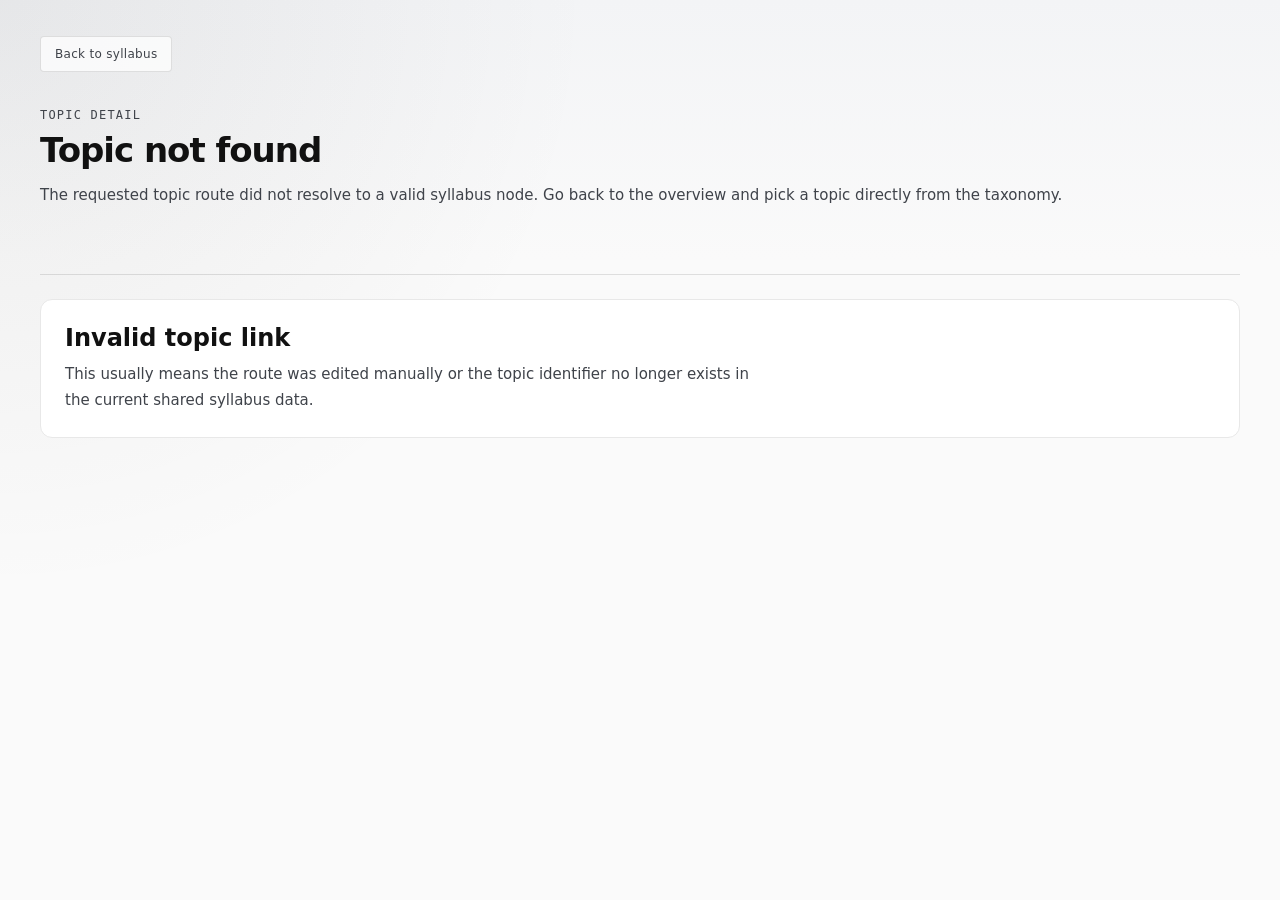
<file: topic.html>
<!DOCTYPE html>
<html lang="en">
<head>
<meta charset="UTF-8">
<meta name="viewport" content="width=device-width, initial-scale=1.0">
<title>Topic Detail — AI Agent Systems</title>
<link rel="icon" href="favicon.svg" type="image/svg+xml">
<link rel="stylesheet" href="styles.css">
</head>
<body class="topic-page">

<div class="s">
  <div class="page-topbar">
    <a class="back-link" id="back-link" href="index.html">Back to syllabus</a>
  </div>

  <div class="hero" id="hero">
    <div class="crumbs" id="breadcrumbs"></div>
    <div class="hero-k">Topic Detail</div>
    <h1 class="hero-title" id="hero-title"></h1>
    <p class="hero-summary" id="hero-summary"></p>
    <div class="topic-brief" id="topic-brief"></div>
    <div id="topic-status-picker"></div>
    <div class="hero-grid" id="hero-grid"></div>
  </div>

  <div class="s-meta" id="meta-bar">
    <span id="meta-layers"></span><span class="dot"></span>
    <span id="meta-sections"></span><span class="dot"></span>
    <span id="meta-topics"></span><span class="dot"></span>
    <button class="s-collapse" id="collapse-button" type="button">Expand all</button>
    <button class="s-export" id="export-button" type="button">Export .md</button>
  </div>

  <div class="status-legend" id="status-legend"></div>
  <input class="s-search" id="search" type="search" aria-label="Search this topic breakdown" placeholder="Search this topic breakdown...">
  <div class="resource-tools" id="resource-tools" hidden>
    <div class="resource-tools-label">Add your own links</div>
    <form class="resource-form" id="resource-form">
      <label class="resource-field">
        <span class="resource-field-label">Label</span>
        <input class="resource-input" id="resource-label" type="text" maxlength="120" placeholder="Short title for the link">
      </label>
      <label class="resource-field">
        <span class="resource-field-label">URL</span>
        <input class="resource-input" id="resource-url" type="text" inputmode="url" placeholder="https://example.com/resource">
      </label>
      <button class="s-collapse" type="submit">Add link</button>
    </form>
    <div class="resource-saved-note">Saved in this browser for this topic.</div>
    <div class="resource-saved-list" id="resource-saved-list"></div>
  </div>
  <div id="root"></div>
</div>

<button class="scroll-top" id="scroll-top" type="button" aria-label="Scroll to top">↑</button>

<script src="js/data/topic-briefs.js"></script>
<script src="js/data/topic-brief-config.js"></script>
<script src="js/data/topic-prompts.js"></script>
<script src="js/data/topic-prompt-rules.js"></script>
<script src="js/data/syllabus-dataset.js"></script>
<script src="js/data/syllabus-helpers.js"></script>
<script src="js/data/syllabus-layout.js"></script>
<script src="js/core/syllabus-core.js"></script>
<script src="js/core/syllabus-startup.js"></script>
<script src="js/core/syllabus-validation.js"></script>
<script src="js/features/topic-detail-shared.js"></script>
<script src="js/features/topic-brief.js"></script>
<script src="js/features/topic-prompt.js"></script>
<script src="js/features/topic-resources.js"></script>
<script src="js/features/topic-detail.js"></script>
<script src="syllabus.js"></script>
<script src="js/pages/topic-page.js"></script>
</body>
</html>
</file>
<file: styles.css>
*{box-sizing:border-box;margin:0;padding:0}

:root{
  --bg:#FAFAFA;
  --surface:#FFFFFF;
  --fg:#111;
  --fg2:#3F434A;
  --fg3:#666D77;
  --bd:#E8E8E8;
  --page-theme:#111111;
  --page-tint:#F3F4F6;
  --page-accent:rgba(17,17,17,0.06);
  --theme-line:rgba(17,17,17,0.12);
  --status-default:#111111;
  --status-default-soft:#F1F1F1;
  --status-need-visit:#2166E5;
  --status-need-visit-soft:#EAF1FF;
  --status-learning:#B88600;
  --status-learning-soft:#FFF4CC;
  --status-done:#118553;
  --status-done-soft:#E7F7EF;
  --font:-apple-system,BlinkMacSystemFont,"Segoe UI",system-ui,sans-serif;
  --mono:"SF Mono","Cascadia Code","Fira Code","Consolas",monospace;
}

html{scroll-behavior:smooth}

body{
  font-family:var(--font);
  min-height:100vh;
  background:
    radial-gradient(circle at top left, var(--page-accent) 0%, rgba(250,250,250,0) 38%),
    linear-gradient(180deg, var(--page-tint) 0%, rgba(250,250,250,0) 260px),
    var(--bg);
  color:var(--fg);
  -webkit-font-smoothing:antialiased;
}

a{color:inherit;text-decoration:none}

.s{width:100%;max-width:none;margin:0 auto;padding:36px 40px 48px}

/* Header layout: title on left, legend on right */
.header-row{
  display:flex;
  justify-content:space-between;
  align-items:flex-start;
  gap:32px;
  margin-bottom:24px;
}

.page-title{
  font-size:48px;
  line-height:1.1;
  font-weight:500;
  letter-spacing:-0.03em;
  margin:0 0 18px;
}

.s-meta{
  font-size:13px;
  color:var(--fg3);
  letter-spacing:0.4px;
  margin-bottom:24px;
  display:flex;
  gap:8px;
  align-items:center;
  flex-wrap:wrap;
}

.s-meta .dot{width:3px;height:3px;border-radius:50%;background:var(--fg3);display:inline-block}

.status-legend{
  display:flex;
  flex-direction:column;
  gap:12px;
  align-items:flex-end;
  padding:0;
  border:none;
  border-radius:0;
  background:transparent;
  backdrop-filter:none;
  flex-shrink:0;
  min-width:200px;
}

.status-note{
  display:none;
}

.status-items{
  display:flex;
  flex-wrap:wrap;
  gap:8px;
  justify-content:flex-end;
}

.status-item,
.status-choice{
  display:inline-flex;
  align-items:center;
  gap:8px;
  min-height:34px;
  padding:7px 11px;
  border-radius:999px;
  border:1px solid transparent;
  background:var(--surface);
  color:var(--fg2);
}

.status-item[data-status="default"],
.status-choice[data-status="default"]{background:var(--status-default-soft);color:var(--status-default);border-color:rgba(17,17,17,0.08)}
.status-item[data-status="need-visit"],
.status-choice[data-status="need-visit"]{background:var(--status-need-visit-soft);color:var(--status-need-visit);border-color:rgba(33,102,229,0.12)}
.status-item[data-status="learning"],
.status-choice[data-status="learning"]{background:var(--status-learning-soft);color:var(--status-learning);border-color:rgba(184,134,0,0.14)}
.status-item[data-status="done"],
.status-choice[data-status="done"]{background:var(--status-done-soft);color:var(--status-done);border-color:rgba(17,133,83,0.14)}

.status-swatch{
  width:10px;
  height:10px;
  border-radius:50%;
  background:currentColor;
  flex-shrink:0;
}

.status-label{font-size:12px;font-weight:500}
.status-count{font-family:var(--mono);font-size:11px;opacity:0.9}

.s-search{
  width:100%;
  background:none;
  border:none;
  border-bottom:1.5px solid var(--bd);
  padding:12px 0;
  font-size:16px;
  color:var(--fg);
  font-family:var(--font);
  outline:none;
  transition:border-color 0.2s;
  margin-bottom:32px;
}

.s-search:focus{border-bottom-color:var(--fg)}
.s-search::placeholder{color:var(--fg3);font-weight:300}

.s-export,
.back-link{
  display:inline-flex;
  align-items:center;
  justify-content:center;
  background:rgba(255,255,255,0.72);
  border:1px solid var(--theme-line);
  color:var(--fg2);
  font-size:12px;
  font-family:var(--font);
  padding:6px 14px;
  border-radius:4px;
  cursor:pointer;
  transition:all 0.15s;
  letter-spacing:0.3px;
}

.s-export:hover,
.back-link:hover,
.s-collapse:hover{color:var(--fg);border-color:var(--fg)}

.s-collapse{
  position:fixed;
  bottom:28px;
  right:28px;
  display:flex;
  align-items:center;
  justify-content:center;
  width:auto;
  height:38px;
  padding:6px 14px;
  font-size:12px;
  font-family:var(--font);
  background:rgba(255,255,255,0.82);
  backdrop-filter:blur(10px);
  border:1px solid var(--theme-line);
  border-radius:4px;
  color:var(--fg2);
  cursor:pointer;
  transition:all 0.15s;
  letter-spacing:0.3px;
  z-index:100;
  box-shadow:0 4px 16px rgba(17,17,17,0.06);
}

.s-collapse.with-scroll-top{
  right:72px;
}

.s-collapse:hover{color:var(--fg);border-color:var(--fg)}

.scroll-top{
  position:fixed;
  bottom:28px;
  right:28px;
  width:38px;
  height:38px;
  border-radius:50%;
  border:1px solid var(--theme-line);
  background:rgba(255,255,255,0.82);
  backdrop-filter:blur(10px);
  color:var(--fg2);
  font-size:16px;
  line-height:1;
  cursor:pointer;
  display:flex;
  align-items:center;
  justify-content:center;
  opacity:0;
  pointer-events:none;
  transition:opacity 0.25s,transform 0.25s,color 0.15s,border-color 0.15s;
  transform:translateY(8px);
  z-index:100;
  box-shadow:0 4px 16px rgba(17,17,17,0.06);
}

.scroll-top.visible{
  opacity:1;
  pointer-events:auto;
  transform:translateY(0);
}

.scroll-top:hover{color:var(--fg);border-color:var(--fg)}

.topic-page .status-legend{display:none}

.resource-tools{
  margin:8px 0 18px 33px;
  padding-top:6px;
}

.resource-tools-label,
.resource-field-label{
  font-family:var(--mono);
  font-size:11px;
  letter-spacing:0.08em;
  text-transform:uppercase;
  color:var(--fg3);
}

.resource-form{
  display:grid;
  grid-template-columns:minmax(0,0.85fr) minmax(0,1.35fr) auto;
  gap:10px;
  align-items:end;
  margin-top:10px;
}

.resource-form .s-collapse{
  position:static;
  box-shadow:none;
}

.resource-field{
  display:flex;
  flex-direction:column;
  gap:8px;
  min-width:0;
}

.resource-input{
  width:100%;
  background:none;
  border:none;
  border-bottom:1px solid var(--bd);
  padding:10px 0;
  font-size:14px;
  color:var(--fg);
  font-family:var(--font);
  outline:none;
  transition:border-color 0.2s;
}

.resource-input:focus{border-bottom-color:var(--fg)}
.resource-input::placeholder{color:var(--fg3)}

.resource-saved-note{
  margin-top:12px;
  font-size:12px;
  color:var(--fg2);
}

.resource-saved-list{
  display:flex;
  flex-wrap:wrap;
  gap:8px;
  margin-top:10px;
}

.resource-saved-item{
  display:inline-flex;
  align-items:center;
  gap:8px;
  min-height:30px;
  padding:5px 9px;
  border-radius:999px;
  border:1px solid var(--theme-line);
  background:rgba(255,255,255,0.64);
}

.resource-saved-link{
  font-size:12px;
  color:var(--fg2);
}

.resource-saved-link:hover{color:var(--fg)}

.resource-remove{
  border:none;
  background:none;
  padding:0;
  font-size:12px;
  font-family:var(--font);
  color:var(--fg2);
  cursor:pointer;
}

.resource-remove:hover{color:var(--fg)}

.resource-empty{
  font-size:13px;
  color:var(--fg2);
}

.page-topbar{
  display:flex;
  align-items:center;
  justify-content:flex-start;
  margin-bottom:18px;
}

.topic-page .back-link{
  min-height:36px;
  padding:8px 14px;
}

.hero{
  padding:4px 0 28px;
  margin-bottom:24px;
  border-bottom:1px solid var(--theme-line);
}

.crumbs{
  display:flex;
  align-items:center;
  gap:8px;
  flex-wrap:wrap;
  margin-bottom:14px;
  font-size:12px;
  color:var(--fg3);
}

.crumb-link{transition:color 0.15s}
.crumb-link:hover{color:var(--fg)}
.crumb-sep{color:var(--bd)}

.hero-k{font-family:var(--mono);font-size:12px;letter-spacing:0.1em;text-transform:uppercase;color:var(--fg2);margin-bottom:10px}
.hero-title{font-size:34px;line-height:1.08;letter-spacing:-0.03em;font-weight:550;max-width:1100px}
.hero-summary{margin-top:14px;max-width:1100px;font-size:15px;line-height:1.7;color:var(--fg2)}

.topic-brief{
  margin-top:18px;
  max-width:1100px;
  display:grid;
  gap:10px;
}

.topic-brief-line{
  display:flex;
  align-items:flex-start;
  gap:12px;
  padding:12px 14px;
  border:1px solid var(--theme-line);
  border-radius:12px;
  background:rgba(255,255,255,0.68);
  box-shadow:0 12px 30px rgba(17,17,17,0.03);
}

.topic-brief-label{
  min-width:110px;
  font-family:var(--mono);
  font-size:10px;
  letter-spacing:0.08em;
  text-transform:uppercase;
  color:var(--page-theme);
  padding-top:3px;
  flex-shrink:0;
}

.topic-brief-text{
  font-size:14px;
  line-height:1.72;
  color:var(--fg2);
}

.hero-grid{
  margin-top:20px;
  display:grid;
  grid-template-columns:repeat(auto-fit,minmax(220px,1fr));
  gap:12px;
}

.hero-card{
  border:1px solid var(--theme-line);
  border-radius:12px;
  padding:14px 16px;
  background:rgba(255,255,255,0.78);
  box-shadow:0 14px 34px rgba(17,17,17,0.03);
}

.hero-card-label{font-family:var(--mono);font-size:11px;letter-spacing:0.08em;text-transform:uppercase;color:var(--fg2);margin-bottom:8px}
.hero-card-value{font-size:15px;line-height:1.45;color:var(--fg)}

.not-found{
  margin-top:24px;
  border:1px solid var(--bd);
  border-radius:12px;
  padding:24px;
  background:var(--surface);
}

.not-found h1{font-size:24px;margin-bottom:10px}
.not-found p{font-size:15px;line-height:1.7;color:var(--fg2);max-width:700px}

.startup-error{
  margin:0 0 24px;
  border:1px solid rgba(226,75,74,0.22);
  border-radius:14px;
  padding:18px 20px;
  background:rgba(255,255,255,0.9);
  box-shadow:0 16px 34px rgba(17,17,17,0.04);
}

.startup-error-k{
  margin-bottom:8px;
  font-family:var(--mono);
  font-size:11px;
  letter-spacing:0.08em;
  text-transform:uppercase;
  color:#B42318;
}

.startup-error-title{
  font-size:22px;
  line-height:1.2;
  letter-spacing:-0.02em;
  margin-bottom:10px;
}

.startup-error-list{
  margin:0 0 12px 18px;
  display:grid;
  gap:6px;
  color:var(--fg2);
  font-size:14px;
  line-height:1.55;
}

.startup-error-note{
  font-size:13px;
  line-height:1.6;
  color:var(--fg3);
}

.l{position:relative;margin-bottom:12px;border-radius:18px}
.l+.l{border-top:1px solid var(--bd)}

.l-h{
  display:flex;
  align-items:center;
  gap:14px;
  width:100%;
  padding:16px 12px;
  border:none;
  appearance:none;
  text-align:left;
  font:inherit;
  color:inherit;
  cursor:pointer;
  user-select:none;
  transition:opacity 0.15s;
  border-radius:16px;
  background:linear-gradient(90deg,var(--layer-bg,#FFFFFF) 0%, rgba(255,255,255,0) 78%);
}

.l-h:hover{opacity:0.84}
.l-h:focus-visible,
.sec-h:focus-visible{outline:2px solid var(--page-theme);outline-offset:4px}
.l-accent{width:3px;height:22px;border-radius:1.5px;flex-shrink:0;transition:height 0.2s}
.l.open .l-accent{height:28px}
.l.open .l-h{box-shadow:0 14px 28px var(--layer-shadow)}
.l-n{font-family:var(--mono);font-size:12px;color:var(--fg2);min-width:18px;letter-spacing:0.5px}
.l-copy{display:flex;flex-direction:column;gap:1px;flex:1;min-width:0}
.l-t{font-size:18px;font-weight:500;flex:1;letter-spacing:-0.015em}
.l-s{font-size:13px;color:var(--fg2);white-space:nowrap;overflow:hidden;text-overflow:ellipsis}
.l-meta{font-size:12px;color:var(--fg2);font-family:var(--mono)}
.l-arrow{font-size:11px;color:var(--fg2);transition:transform 0.25s ease;display:inline-block}
.l.open .l-arrow{transform:rotate(90deg)}

.l-b{display:grid;grid-template-rows:0fr;transition:grid-template-rows 0.3s ease}
.l.open .l-b{grid-template-rows:1fr}
.l-inner{overflow:hidden;padding-right:12px}

.sec{padding-left:33px}

.sec-h{
  display:flex;
  align-items:center;
  gap:8px;
  width:100%;
  padding:9px 0;
  border:none;
  appearance:none;
  text-align:left;
  font:inherit;
  color:inherit;
  background:none;
  cursor:pointer;
  user-select:none;
  transition:opacity 0.15s;
}

.sec-h:hover{opacity:0.84}
.sec-arrow{font-size:10px;color:var(--fg2);transition:transform 0.2s ease;display:inline-block;width:12px}
.sec.open .sec-arrow{transform:rotate(90deg)}
.sec-t{font-size:15px;color:var(--fg2);flex:1;font-weight:400}
.sec-c{font-family:var(--mono);font-size:11px;color:var(--fg2)}

.sec-b{display:grid;grid-template-rows:0fr;transition:grid-template-rows 0.25s ease}
.sec.open .sec-b{grid-template-rows:1fr}
.sec-inner{overflow:hidden}

.topics{
  padding:8px 0 18px 18px;
  display:grid;
  grid-template-columns:repeat(auto-fit,minmax(280px,1fr));
  gap:2px 18px;
}

.meta-table{
  width:calc(100% - 18px);
  margin:10px 0 8px 18px;
  border-collapse:collapse;
  table-layout:fixed;
}

.meta-row{
  transition:opacity 0.2s;
}

.meta-table th,
.meta-table td{
  padding:7px 0;
  vertical-align:top;
  border-bottom:1px solid rgba(17,17,17,0.06);
}

.meta-table th{
  width:170px;
  padding-right:16px;
  font-family:var(--mono);
  font-size:11px;
  letter-spacing:0.08em;
  text-transform:uppercase;
  color:var(--fg2);
  font-weight:400;
  text-align:left;
}

.meta-table td{
  font-size:14px;
  line-height:1.45;
  color:var(--fg);
}

.topic-token{
  display:flex;
  flex-direction:column;
  align-items:stretch;
  gap:6px;
  min-height:0;
  padding:8px 6px 10px;
  border:none;
  border-bottom:1px solid rgba(17,17,17,0.12);
  border-radius:0;
  --topic-bottom-glow:rgba(17,17,17,0.06);
  --topic-side-glow:rgba(17,17,17,0.008);
  background-color:transparent;
  background-image:
    linear-gradient(to top, var(--topic-bottom-glow) 0%, rgba(255,255,255,0) 54%),
    linear-gradient(to right, rgba(255,255,255,0) 0%, rgba(255,255,255,0) 18%, var(--topic-side-glow) 34%, var(--topic-side-glow) 66%, rgba(255,255,255,0) 82%, rgba(255,255,255,0) 100%);
  background-repeat:no-repeat;
  background-size:100% 100%;
  box-shadow:none;
  transition:border-bottom-color 0.15s;
}

.topic-token:hover{border-bottom-color:rgba(17,17,17,0.16)}
.topic-token:not(.prompt-token)[data-status="default"]{--topic-bottom-glow:rgba(17,17,17,0.06);--topic-side-glow:rgba(17,17,17,0.008)}
.topic-token:not(.prompt-token)[data-status="need-visit"]{--topic-bottom-glow:rgba(33,102,229,0.1);--topic-side-glow:rgba(33,102,229,0.018)}
.topic-token:not(.prompt-token)[data-status="learning"]{--topic-bottom-glow:rgba(184,134,0,0.105);--topic-side-glow:rgba(184,134,0,0.019)}
.topic-token:not(.prompt-token)[data-status="done"]{--topic-bottom-glow:rgba(17,133,83,0.1);--topic-side-glow:rgba(17,133,83,0.018)}

.prompt-token{
  grid-column:1/-1;
  margin-top:4px;
  padding:16px 18px 18px;
  border:1px solid var(--theme-line);
  border-radius:14px;
  background:rgba(255,255,255,0.82);
  box-shadow:0 18px 38px rgba(17,17,17,0.05);
}

.prompt-token:hover{border-color:rgba(17,17,17,0.16)}

.prompt-head{
  display:flex;
  align-items:flex-start;
  justify-content:space-between;
  gap:16px;
  margin-bottom:14px;
}

.prompt-info{
  display:grid;
  gap:6px;
  min-width:0;
}

.prompt-label{
  font-family:var(--mono);
  font-size:11px;
  letter-spacing:0.08em;
  text-transform:uppercase;
  color:var(--fg2);
}

.prompt-description{
  max-width:900px;
  font-size:14px;
  line-height:1.65;
  color:var(--fg2);
}

.prompt-copy-button{
  display:inline-flex;
  align-items:center;
  justify-content:center;
  min-width:112px;
  min-height:36px;
  padding:8px 14px;
  border-radius:999px;
  border:1px solid var(--theme-line);
  background:rgba(17,17,17,0.03);
  color:var(--fg);
  font:inherit;
  font-size:12px;
  cursor:pointer;
  transition:transform 0.15s,border-color 0.15s,background-color 0.15s,color 0.15s;
  flex-shrink:0;
}

.prompt-copy-button:hover{transform:translateY(-1px);border-color:rgba(17,17,17,0.18);background:rgba(17,17,17,0.05)}
.prompt-copy-button[data-state="copied"]{background:var(--status-done-soft);color:var(--status-done);border-color:rgba(17,133,83,0.18)}
.prompt-copy-button[data-state="error"]{background:var(--status-need-visit-soft);color:var(--status-need-visit);border-color:rgba(33,102,229,0.18)}

.prompt-body{
  margin:0;
  padding:16px;
  border-radius:12px;
  border:1px solid rgba(17,17,17,0.08);
  background:linear-gradient(180deg, rgba(17,17,17,0.03) 0%, rgba(17,17,17,0.018) 100%);
  font-family:var(--mono);
  font-size:12px;
  line-height:1.7;
  color:var(--fg);
  white-space:pre-wrap;
  overflow-wrap:anywhere;
  overflow-x:auto;
}

.topic-head{
  display:flex;
  align-items:flex-start;
  gap:10px;
  min-width:0;
}

.t,
.t-new,
.t-link{
  display:inline-flex;
  align-items:center;
  flex:0 1 auto;
  min-width:0;
  line-height:1.35;
  white-space:normal;
  word-break:normal;
  overflow-wrap:anywhere;
}

.t,
.t-link{font-size:14px;color:inherit}

.t-new{
  font-size:14px;
  color:inherit;
  border-bottom:1px dotted var(--fg3);
}

.t-link{
  border-bottom:1px solid transparent;
  transition:color 0.15s,border-color 0.15s,background-color 0.15s;
}

.t-link:hover{color:var(--fg);border-bottom-color:currentColor}
.t-link:focus-visible{outline:2px solid var(--fg);outline-offset:2px;border-radius:3px}

.t-current{color:var(--fg);font-weight:500}

.topic-status-control{
  width:12px;
  height:12px;
  margin-left:2px;
  border-radius:50%;
  border:none;
  padding:0;
  background:var(--status-default);
  cursor:pointer;
  box-shadow:0 0 0 1px rgba(255,255,255,0.92), 0 0 0 2px rgba(17,17,17,0.05);
  transition:transform 0.15s, box-shadow 0.15s, opacity 0.15s;
  flex-shrink:0;
  margin-top:3px;
}

.topic-status-control[data-status="default"]{background:var(--status-default)}
.topic-status-control[data-status="need-visit"]{background:var(--status-need-visit)}
.topic-status-control[data-status="learning"]{background:var(--status-learning)}
.topic-status-control[data-status="done"]{background:var(--status-done)}

.topic-status-control:hover{transform:scale(1.12);box-shadow:0 0 0 1px rgba(255,255,255,0.96), 0 0 0 3px rgba(17,17,17,0.08)}
.topic-status-control:focus-visible{outline:2px solid currentColor;outline-offset:3px}

.t-new-dot{display:inline-block;width:4px;height:4px;border-radius:50%;background:#1D9E75;margin-right:3px;vertical-align:middle;position:relative;top:-1px}

.topic-prereqs{
  display:flex;
  flex-wrap:wrap;
  gap:6px;
  align-items:center;
  padding-left:0;
}

.topic-prereq-label{
  font-family:var(--mono);
  font-size:11px;
  letter-spacing:0.08em;
  text-transform:uppercase;
  color:var(--fg2);
  margin-right:2px;
}

.topic-prereq,
.topic-prereq-empty{
  display:inline-flex;
  align-items:center;
  min-height:20px;
  padding:2px 7px;
  border-radius:999px;
  background:rgba(17,17,17,0.05);
  color:var(--fg2);
  font-size:10px;
  line-height:1.25;
}

.topic-prereq-link{transition:background-color 0.15s,color 0.15s}
.topic-prereq-link:hover{background:rgba(17,17,17,0.08);color:var(--fg)}
.topic-prereq-empty{background:rgba(17,17,17,0.03);color:var(--fg3)}

.faded{opacity:0.08!important;pointer-events:none;transition:opacity 0.2s}

.status-picker-label{
  margin-top:18px;
  margin-bottom:10px;
  font-family:var(--mono);
  font-size:11px;
  letter-spacing:0.08em;
  text-transform:uppercase;
  color:var(--fg2);
}

.status-picker{
  display:flex;
  flex-wrap:wrap;
  gap:10px;
  margin-bottom:18px;
}

.status-choice{
  cursor:pointer;
  font:inherit;
  transition:transform 0.15s, box-shadow 0.15s, border-color 0.15s;
}

.status-choice:hover{transform:translateY(-1px)}
.status-choice.is-active{box-shadow:0 0 0 2px currentColor inset, 0 10px 22px rgba(17,17,17,0.05)}

@media(max-width:900px){
  .hero-title{font-size:28px}
  .topic-brief-line{flex-direction:column;gap:6px}
  .topic-brief-label{min-width:0;padding-top:0}
  .resource-form{grid-template-columns:1fr}
  .prompt-head{flex-direction:column;align-items:stretch}
  .prompt-copy-button{width:100%}
}

@media(max-width:480px){
  .s{width:100%;padding:20px 14px 28px}
  .page-title{font-size:24px;margin-bottom:14px}
  .page-topbar{margin-bottom:14px}
  .status-legend{padding:12px 14px}
  .hero{padding-bottom:22px}
  .hero-title{font-size:24px}
  .hero-summary{font-size:14px}
  .sec{padding-left:24px}
  .resource-tools{margin-left:24px}
  .topics{padding-left:10px;grid-template-columns:1fr;gap:2px}
  .meta-table{width:calc(100% - 10px);margin-left:10px}
  .meta-table th,
  .meta-table td{display:block;padding:0;border:none}
  .meta-table tr{display:grid;gap:4px;padding:8px 0;border-bottom:1px solid rgba(17,17,17,0.06)}
  .meta-table th{width:auto;padding-right:0}
  .l-h{gap:10px;padding:14px 0}
  .l-t{font-size:16px}
  .l-s{white-space:normal}
  .sec-t{font-size:14px}
  .t,.t-new,.t-link{font-size:13px}
  .topic-token{padding:8px 0 10px 8px}
  .prompt-token{padding:14px}
  .prompt-body{padding:14px;font-size:11px}
}
</file>
